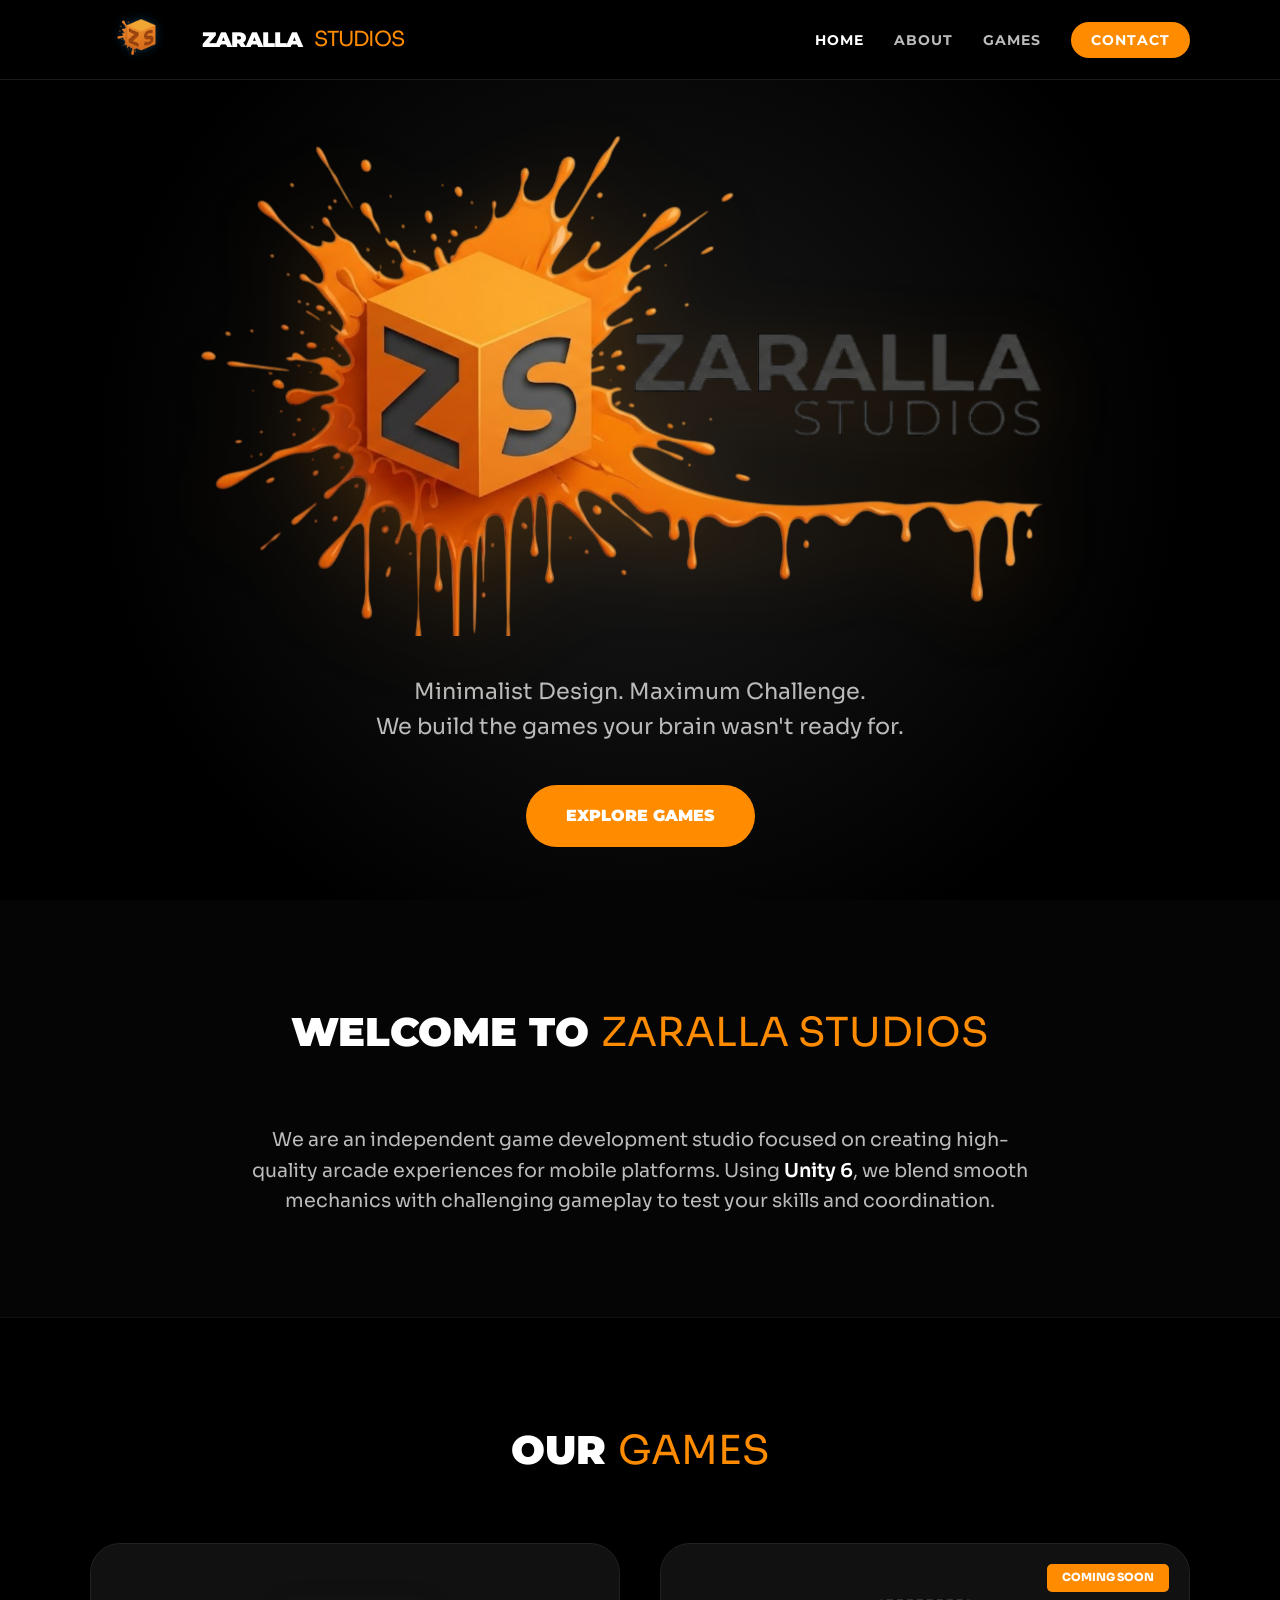
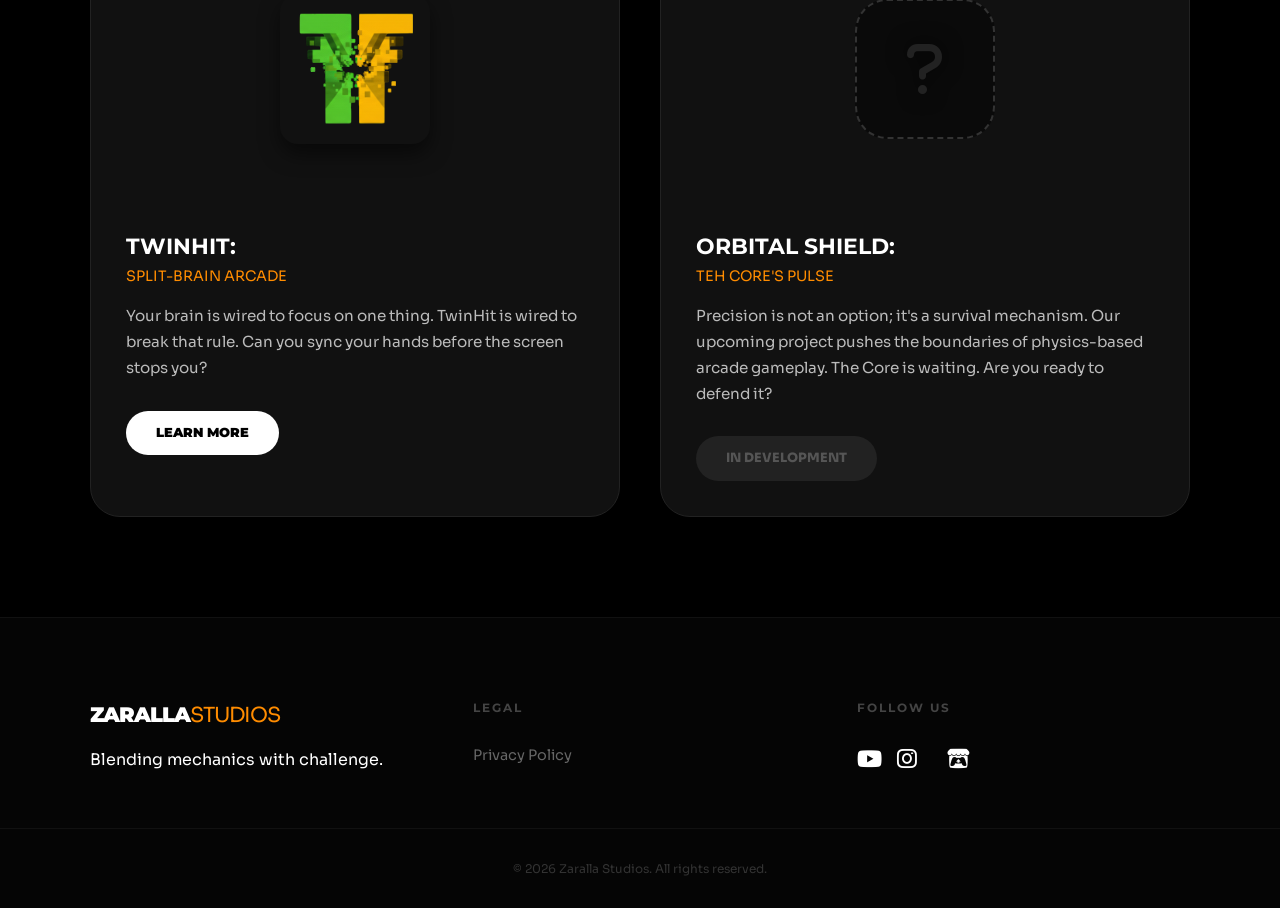
<file: index.html>
<!doctype html>
<html lang="en">
  <head>
    <meta charset="UTF-8" />
    <meta
      name="viewport"
      content="width=device-width, initial-scale=1.0, maximum-scale=1.0, user-scalable=no"
    />
    <title>Zaralla Studios | Official Site</title>
    <link
      href="https://fonts.googleapis.com/css2?family=Montserrat:wght@700;900&family=Sora:wght@400;600;700&display=swap"
      rel="stylesheet"
    />
    <link
      rel="stylesheet"
      href="https://cdnjs.cloudflare.com/ajax/libs/font-awesome/6.0.0/css/all.min.css"
    />
    <link rel="stylesheet" href="css/style.css" />
  </head>
  <body>
    <!-- NAVBAR -->
    <nav id="navbar">
      <div class="container nav-container">
        <a href="index.html" class="logo">
          <!-- Tu logo aquí -->
          <img
            src="assets/icono_sinFondo1.png"
            alt="Zaralla Studios Logo"
            class="nav-logo-img"
          />
          ZARALLA<span>STUDIOS</span>
        </a>
        <button class="menu-toggle" id="mobile-menu" aria-label="Open Menu">
          <span class="bar"></span>
          <span class="bar"></span>
          <span class="bar"></span>
        </button>
        <ul class="nav-links">
          <li><a href="index.html" class="active">Home</a></li>
          <li><a href="#about">About</a></li>
          <li><a href="games.html">Games</a></li>
          <li>
            <a href="mailto:zarallastudios@gmail.com" class="nav-cta"
              >Contact</a
            >
          </li>
        </ul>
      </div>
    </nav>

    <!-- HERO MINIMALISTA E IMPACTANTE -->
    <header class="hero-minimal">
      <div class="container hero-content">
        <!-- Tu imagen de marca (recuerda que debe ser PNG transparente) -->
        <div class="logo-wrapper">
          <img
            src="assets/encabezado_4096_sinFondo.png"
            alt="Zaralla Studios"
            class="hero-branding-img fade-in"
          />
        </div>

        <p class="hero-tagline fade-in-delayed">
          Minimalist Design. Maximum Challenge.<br />
          We build the games your brain wasn't ready for.
        </p>

        <div class="hero-btns fade-in-delayed">
          <a href="#games" class="btn-primary">Explore Games</a>
        </div>
      </div>
    </header>

    <!-- SECTION: ABOUT US -->
    <section id="about" class="about-section">
      <div class="container">
        <div class="section-header">
          <h2>Welcome to <span>Zaralla Studios</span></h2>
        </div>
        <div class="about-content">
          <p>
            We are an independent game development studio focused on creating
            high-quality arcade experiences for mobile platforms. Using
            <strong>Unity 6</strong>, we blend smooth mechanics with challenging
            gameplay to test your skills and coordination.
          </p>
        </div>
      </div>
    </section>

    <!-- SECTION: GAMES GRID -->
    <section id="games" class="games-section">
      <div class="container">
        <div class="section-header">
          <h2>Our <span>Games</span></h2>
        </div>

        <div class="games-grid">
          <!-- Card 1: TwinHit -->
          <div class="game-card">
            <div
              class="game-img"
              style="
                background-image: url(&quot;https://via.placeholder.com/600x400/111/00A6FF?text=TwinHit+Banner&quot;);
              "
            >
              <img
                src="assets/twinhit/TwinHit_icon_sinFondo.png"
                alt="TwinHit Logo"
                class="card-game-logo"
              />
            </div>
            <div class="game-info">
              <h3>TwinHit: <span>Split-Brain Arcade</span></h3>
              <p>
                Your brain is wired to focus on one thing. TwinHit is wired to
                break that rule. Can you sync your hands before the screen stops
                you?
              </p>
              <a href="twinhit-details.html" class="btn-card">Learn More</a>
            </div>
          </div>

          <!-- Card 2: Upcoming Project -->
          <div class="game-card upcoming">
            <div
              class="game-img"
              style="
                background-image: url(&quot;https://via.placeholder.com/600x400/050505/333?text=Classified&quot;);
              "
            >
              <div class="coming-soon-badge">Coming Soon</div>
              <div class="mystery-box-card">
                <i class="fas fa-question"></i>
              </div>
            </div>
            <div class="game-info">
              <h3>Orbital Shield: <span>Teh Core's Pulse</span></h3>
              <p>
                Precision is not an option; it's a survival mechanism. Our
                upcoming project pushes the boundaries of physics-based arcade
                gameplay. The Core is waiting. Are you ready to defend it?
              </p>
              <span class="btn-disabled">In Development</span>
            </div>
          </div>
        </div>
      </div>
    </section>

    <!-- FOOTER -->
    <footer class="site-footer">
      <div class="container footer-content">
        <div class="footer-brand">
          <div class="logo">ZARALLA<span>STUDIOS</span></div>
          <p>Blending mechanics with challenge.</p>
        </div>
        <div class="footer-links">
          <h4>Legal</h4>
          <ul>
            <li>
              <a href="privacy-policy.html" target="_blank">Privacy Policy</a>
            </li>
          </ul>
        </div>
        <div class="footer-social">
          <h4>Follow Us</h4>
          <div class="social-icons">
            <a href="https://www.youtube.com/@ZarallaStudios" target="_blank"
              ><i class="fab fa-youtube"></i
            ></a>
            <a href="https://www.instagram.com/zarallastudios/" target="_blank"
              ><i class="fab fa-instagram"></i
            ></a>
            <a href="https://twitter.com/ZarallaStudios" target="_blank"
              ><i class="fab fa-x-twitter"></i
            ></a>
            <a href="https://zarallastudios.itch.io/" target="_blank"
              ><i class="fab fa-itch-io"></i
            ></a>
          </div>
        </div>
      </div>
      <div class="footer-bottom">
        <p>&copy; 2026 Zaralla Studios. All rights reserved.</p>
      </div>
    </footer>

    <script src="js/script.js"></script>
  </body>
</html>
</file>
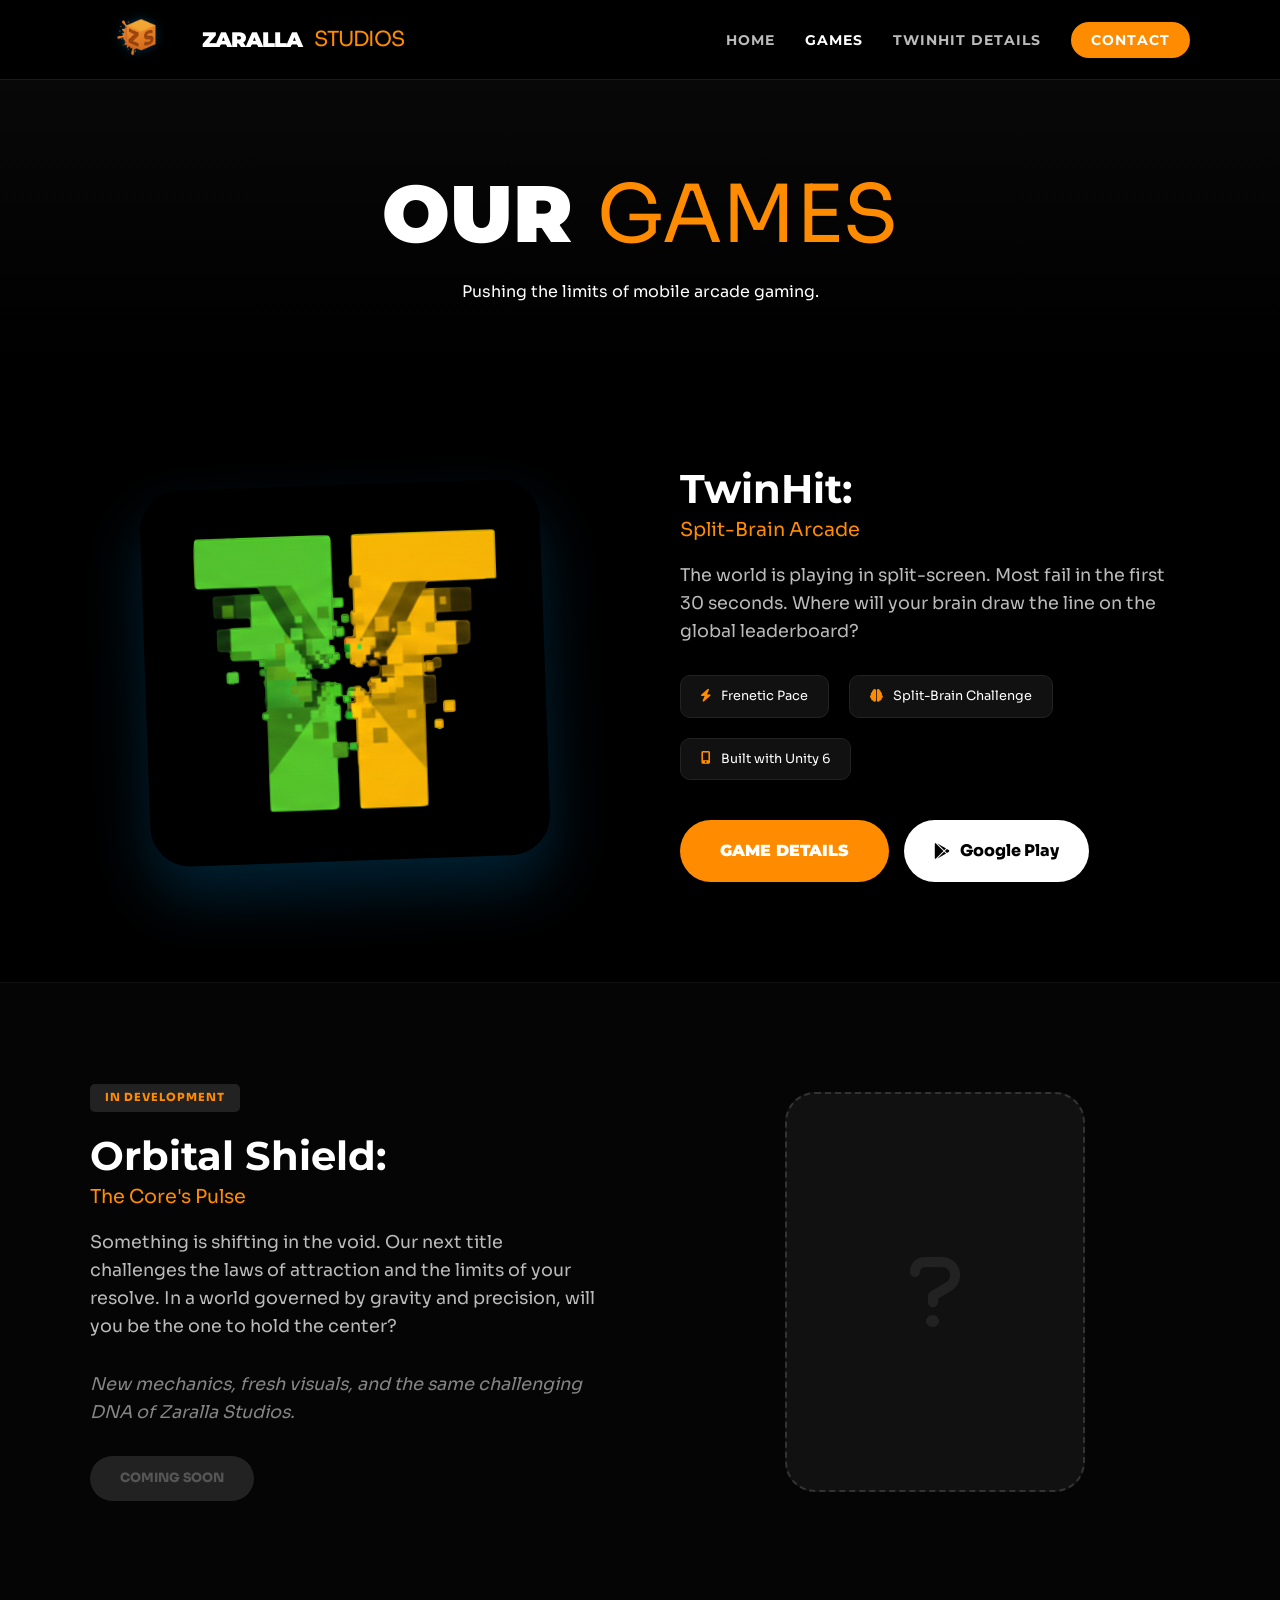
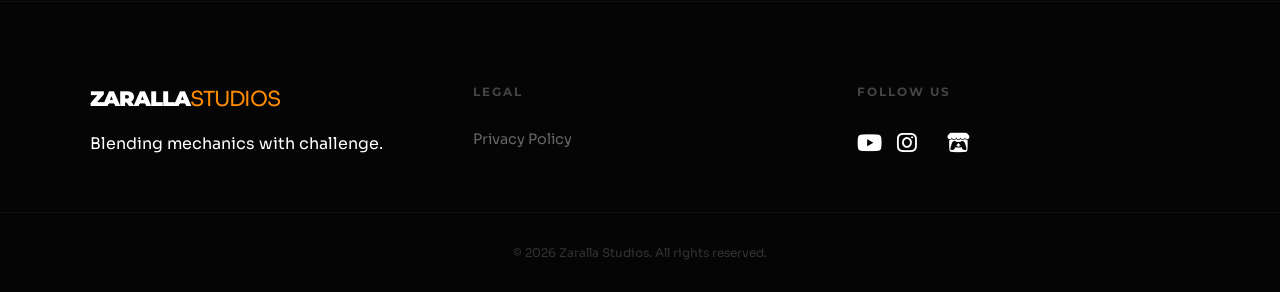
<file: games.html>
<!doctype html>
<html lang="en">
  <head>
    <meta charset="UTF-8" />
    <meta
      name="viewport"
      content="width=device-width, initial-scale=1.0, maximum-scale=1.0, user-scalable=no"
    />
    <title>Games | Zaralla Studios</title>
    <link
      href="https://fonts.googleapis.com/css2?family=Montserrat:wght@700;900&family=Sora:wght@400;600;700&display=swap"
      rel="stylesheet"
    />
    <link
      rel="stylesheet"
      href="https://cdnjs.cloudflare.com/ajax/libs/font-awesome/6.0.0/css/all.min.css"
    />
    <link rel="stylesheet" href="css/style.css" />
  </head>
  <body>
    <!-- NAVBAR (Misma que index) -->
    <nav id="navbar">
      <div class="container nav-container">
        <a href="index.html" class="logo">
          <!-- Tu logo aquí -->
          <img
            src="assets/icono_sinFondo1.png"
            alt="Zaralla Studios Logo"
            class="nav-logo-img"
          />
          ZARALLA<span>STUDIOS</span>
        </a>
        <button class="menu-toggle" id="mobile-menu" aria-label="Open Menu">
          <span class="bar"></span>
          <span class="bar"></span>
          <span class="bar"></span>
        </button>
        <ul class="nav-links">
          <li><a href="index.html">Home</a></li>
          <li><a href="games.html" class="active">Games</a></li>
          <li><a href="twinhit-details.html">TwinHit Details</a></li>
          <li>
            <a href="mailto:zarallastudios@gmail.com" class="nav-cta"
              >Contact</a
            >
          </li>
        </ul>
      </div>
    </nav>

    <!-- HEADER DE PÁGINA -->
    <header class="page-header">
      <div class="container">
        <h1>OUR <span>GAMES</span></h1>
        <p>Pushing the limits of mobile arcade gaming.</p>
      </div>
    </header>

    <!-- SECCIÓN 1: TWINHIT (Textos de tu web) -->
    <section class="game-showcase twinhit-showcase">
      <div class="container showcase-flex">
        <div class="showcase-img fade-in">
          <!-- Imagen principal o Mockup del juego -->
          <img
            src="assets/twinhit/TwinHit_icon_sinFondo.png"
            alt="TwinHit Mobile"
            class="main-game-img"
          />
        </div>
        <div class="showcase-text fade-in-delayed">
          <h2>TwinHit: <span>Split-Brain Arcade</span></h2>
          <p>
            The world is playing in split-screen. Most fail in the first 30
            seconds. Where will your brain draw the line on the global
            leaderboard?
          </p>
          <div class="game-highlights">
            <div class="highlight">
              <i class="fas fa-bolt"></i> <span>Frenetic Pace</span>
            </div>
            <div class="highlight">
              <i class="fas fa-brain"></i> <span>Split-Brain Challenge</span>
            </div>
            <div class="highlight">
              <i class="fas fa-mobile-alt"></i> <span>Built with Unity 6</span>
            </div>
          </div>
          <div class="showcase-btns">
            <a href="twinhit-details.html" class="btn-primary">Game Details</a>
            <a href="#" class="btn-store"
              ><i class="fab fa-google-play"></i> Google Play</a
            >
          </div>
        </div>
      </div>
    </section>

    <!-- SECCIÓN 2: PRÓXIMO PROYECTO -->
    <section class="game-showcase upcoming-showcase">
      <div class="container showcase-flex reverse">
        <div class="showcase-img fade-in">
          <!-- Imagen misteriosa o Concept Art -->
          <div class="mystery-box">
            <i class="fas fa-question"></i>
          </div>
        </div>
        <div class="showcase-text fade-in">
          <div class="status-badge">In Development</div>
          <h2>Orbital Shield: <span>The Core's Pulse</span></h2>
          <p>
            Something is shifting in the void. Our next title challenges the
            laws of attraction and the limits of your resolve. In a world
            governed by gravity and precision, will you be the one to hold the
            center?
          </p>
          <p class="mystery-text">
            New mechanics, fresh visuals, and the same challenging DNA of
            Zaralla Studios.
          </p>
          <div class="showcase-btns">
            <span class="btn-disabled">Coming Soon</span>
          </div>
        </div>
      </div>
    </section>

    <!-- FOOTER -->
    <footer class="site-footer">
      <div class="container footer-content">
        <div class="footer-brand">
          <div class="logo">ZARALLA<span>STUDIOS</span></div>
          <p>Blending mechanics with challenge.</p>
        </div>
        <div class="footer-links">
          <h4>Legal</h4>
          <ul>
            <li>
              <a href="privacy-policy.html" target="_blank">Privacy Policy</a>
            </li>
          </ul>
        </div>
        <div class="footer-social">
          <h4>Follow Us</h4>
          <div class="social-icons">
            <a href="https://www.youtube.com/@ZarallaStudios" target="_blank"
              ><i class="fab fa-youtube"></i
            ></a>
            <a href="https://www.instagram.com/zarallastudios/" target="_blank"
              ><i class="fab fa-instagram"></i
            ></a>
            <a href="https://twitter.com/ZarallaStudios" target="_blank"
              ><i class="fab fa-x-twitter"></i
            ></a>
            <a href="https://zarallastudios.itch.io/" target="_blank"
              ><i class="fab fa-itch-io"></i
            ></a>
          </div>
        </div>
      </div>
      <div class="footer-bottom">
        <p>&copy; 2026 Zaralla Studios. All rights reserved.</p>
      </div>
    </footer>
    <script src="js/script.js"></script>
  </body>
</html>
</file>
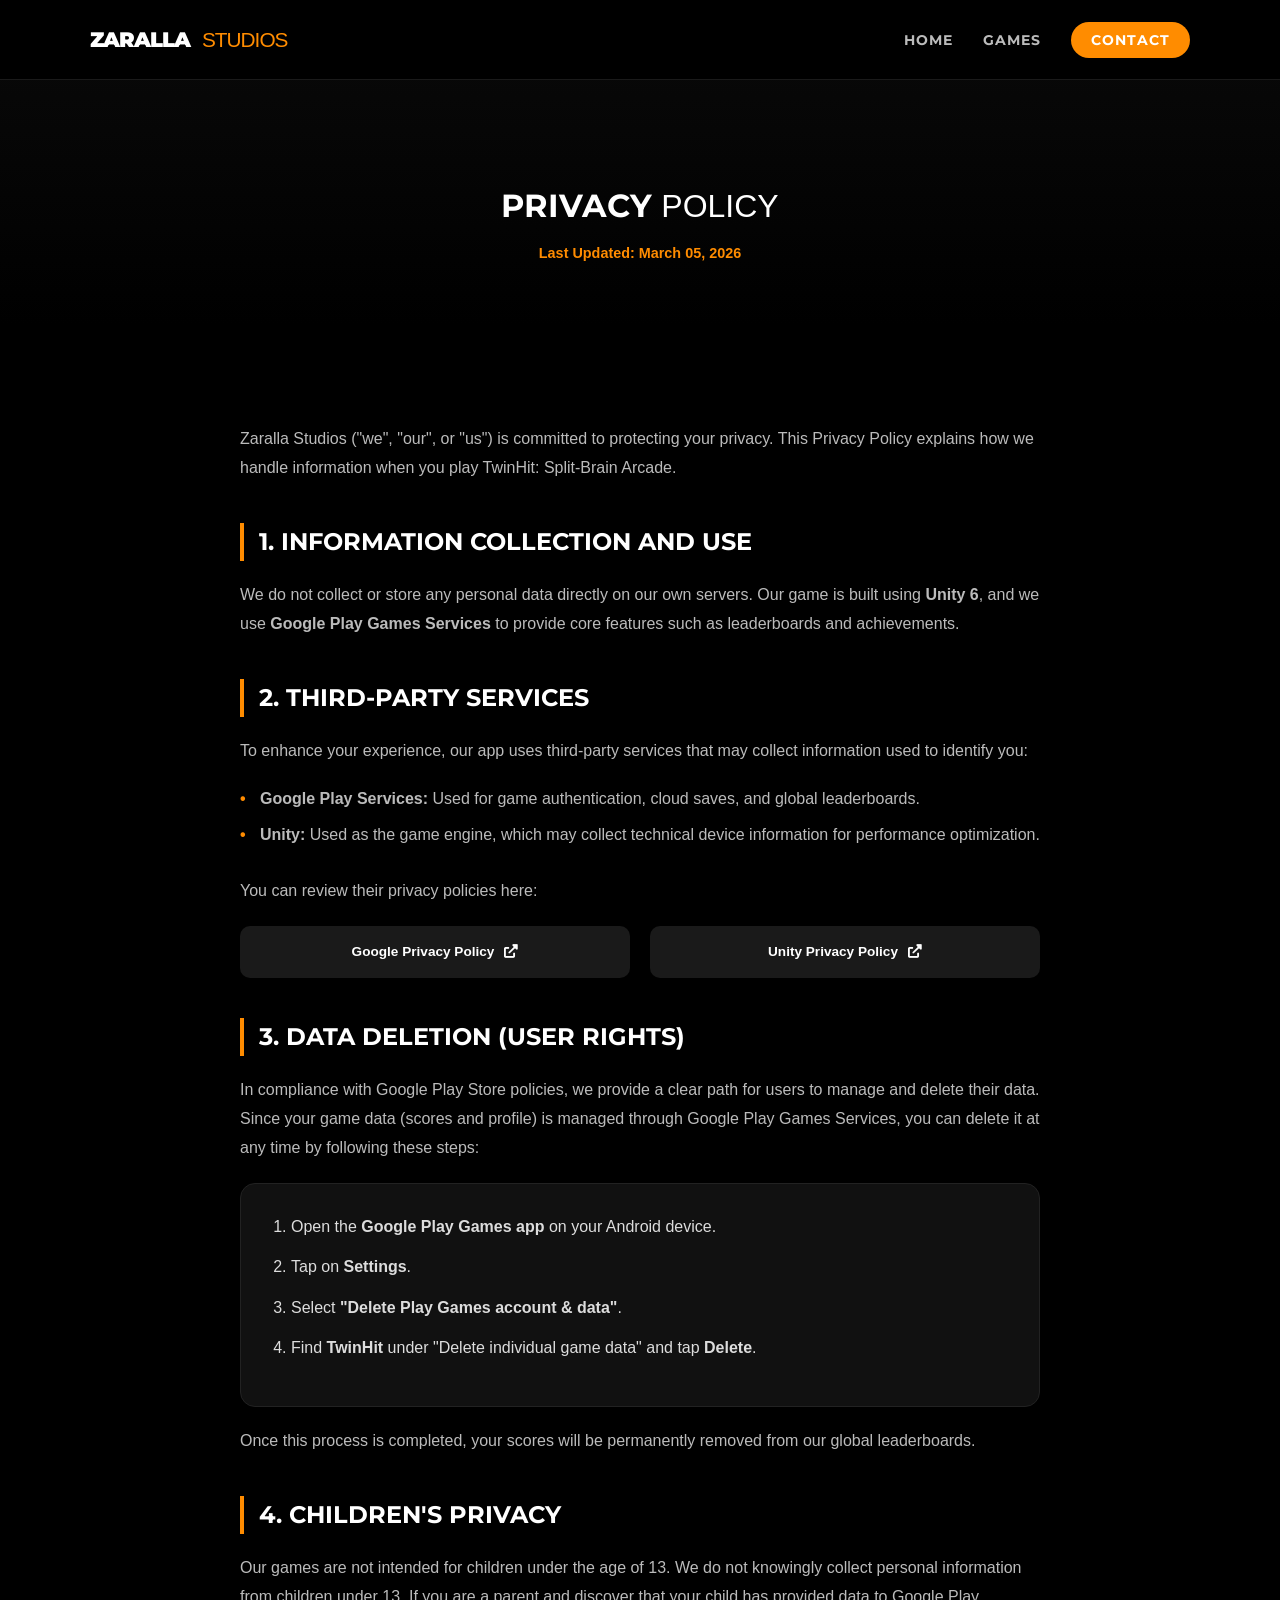
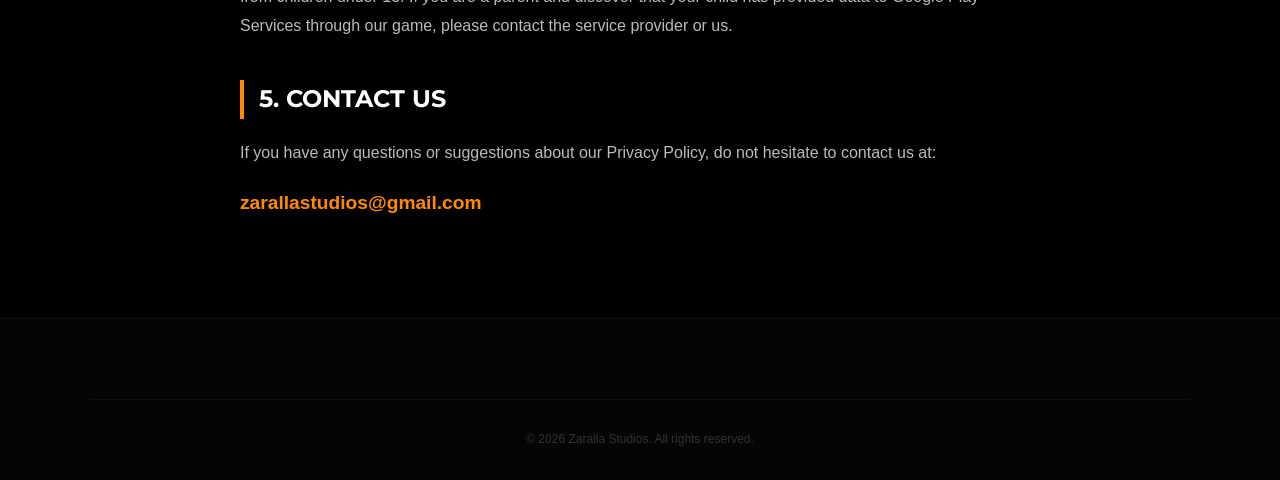
<file: privacy-policy.html>
<!DOCTYPE html>
<html lang="en">
<head>
    <meta charset="UTF-8">
    <meta name="viewport" content="width=device-width, initial-scale=1.0, maximum-scale=1.0, user-scalable=no">
    <title>Privacy Policy | Zaralla Studios</title>
    <link href="https://fonts.googleapis.com/css2?family=Montserrat:wght@700;900&family=Roboto:wght@400;500&display=swap" rel="stylesheet">
    <link rel="stylesheet" href="https://cdnjs.cloudflare.com/ajax/libs/font-awesome/6.0.0/css/all.min.css">
    <link rel="stylesheet" href="css/style.css">
</head>
<body>

    <!-- NAVBAR -->
    <nav id="navbar">
        <div class="container nav-container">
            <a href="index.html" class="logo">ZARALLA<span>STUDIOS</span></a>
            <button class="menu-toggle" id="mobile-menu" aria-label="Open Menu">
                <span class="bar"></span><span class="bar"></span><span class="bar"></span>
            </button>
            <ul class="nav-links">
                <li><a href="index.html">Home</a></li>
                <li><a href="games.html">Games</a></li>
                <li><a href="mailto:zarallastudios@gmail.com" class="nav-cta">Contact</a></li>
            </ul>
        </div>
    </nav>

    <!-- POLICY HEADER -->
    <header class="policy-header">
        <div class="container">
            <h1>PRIVACY <span>POLICY</span></h1>
            <p class="last-updated">Last Updated: March 05, 2026</p>
        </div>
    </header>

    <!-- POLICY CONTENT -->
    <section class="policy-content">
        <div class="container container-narrow">
            <div class="policy-text">
                <p>Zaralla Studios ("we", "our", or "us") is committed to protecting your privacy. This Privacy Policy explains how we handle information when you play TwinHit: Split-Brain Arcade.</p>

                <h2>1. Information Collection and Use</h2>
                <p>We do not collect or store any personal data directly on our own servers. Our game is built using <strong>Unity 6</strong>, and we use <strong>Google Play Games Services</strong> to provide core features such as leaderboards and achievements.</p>

                <h2>2. Third-Party Services</h2>
                <p>To enhance your experience, our app uses third-party services that may collect information used to identify you:</p>
                <ul class="policy-list">
                    <li><strong>Google Play Services:</strong> Used for game authentication, cloud saves, and global leaderboards.</li>
                    <li><strong>Unity:</strong> Used as the game engine, which may collect technical device information for performance optimization.</li>
                </ul>
                <p>You can review their privacy policies here:</p>
                <div class="policy-links-grid">
                    <a href="https://policies.google.com/privacy" target="_blank" class="policy-link-box">Google Privacy Policy <i class="fas fa-external-link-alt"></i></a>
                    <a href="https://unity.com/legal/privacy-policy" target="_blank" class="policy-link-box">Unity Privacy Policy <i class="fas fa-external-link-alt"></i></a>
                </div>

                <h2>3. Data Deletion (User Rights)</h2>
                <p>In compliance with Google Play Store policies, we provide a clear path for users to manage and delete their data. Since your game data (scores and profile) is managed through Google Play Games Services, you can delete it at any time by following these steps:</p>
                <div class="steps-box">
                    <ol>
                        <li>Open the <strong>Google Play Games app</strong> on your Android device.</li>
                        <li>Tap on <strong>Settings</strong>.</li>
                        <li>Select <strong>"Delete Play Games account & data"</strong>.</li>
                        <li>Find <strong>TwinHit</strong> under "Delete individual game data" and tap <strong>Delete</strong>.</li>
                    </ol>
                </div>
                <p>Once this process is completed, your scores will be permanently removed from our global leaderboards.</p>

                <h2>4. Children's Privacy</h2>
                <p>Our games are not intended for children under the age of 13. We do not knowingly collect personal information from children under 13. If you are a parent and discover that your child has provided data to Google Play Services through our game, please contact the service provider or us.</p>

                <h2>5. Contact Us</h2>
                <p>If you have any questions or suggestions about our Privacy Policy, do not hesitate to contact us at:</p>
                <a href="mailto:zarallastudios@gmail.com" class="email-link">zarallastudios@gmail.com</a>
            </div>
        </div>
    </section>

    <!-- FOOTER -->
    <footer class="site-footer">
        <div class="container footer-bottom">
            <p>&copy; 2026 Zaralla Studios. All rights reserved.</p>
        </div>
    </footer>

    <script src="js/script.js"></script>
</body>
</html>
</file>
<file: css/style.css>
:root {
  --accent-color: #ff8c00;
  --bg-dark: #000000;
  --card-bg: #111111;
  --text-gray: #bbbbbb;
  --font-heading: "Montserrat", sans-serif;
  --font-main: "Sora", sans-serif;
}

* {
  margin: 0;
  padding: 0;
  box-sizing: border-box;
}
body {
  background-color: var(--bg-dark);
  color: white;
  font-family: var(--font-main);
  line-height: 1.6;
  overflow-x: hidden;
}

h1,
h2,
h3,
h4,
h5,
.logo,
.nav-links a,
.btn-primary,
.btn-secondary-outline,
.btn-card,
.btn-store-big,
.btn-huge {
  font-family: var(--font-heading);
  font-weight: 700;
}

p,
li,
span,
.last-updated {
  font-family: var(--font-main);
  font-weight: 400;
}

strong {
  font-weight: 600;
}

body.menu-open {
  overflow: hidden;
}
.container {
  width: 90%;
  max-width: 1100px;
  margin: 0 auto;
}

/* NAVBAR */
#navbar {
  height: 80px;
  background: rgba(0, 0, 0, 0.95);
  display: flex;
  align-items: center;
  position: fixed;
  width: 100%;
  top: 0;
  z-index: 1000;
  border-bottom: 1px solid #1a1a1a;
}
.nav-container {
  display: flex;
  justify-content: space-between;
  align-items: center;
  width: 100%;
}
/* --- AJUSTE DE LOGO EN NAVBAR --- */
.logo {
  display: flex; /* Para alinear imagen y texto en línea */
  align-items: center; /* Centrado vertical */
  gap: 12px; /* Espacio entre el logo y el nombre del estudio */
  font-family: var(--font-heading);
  font-weight: 900;
  font-size: 1.3rem; /* Ajustado ligeramente para dar espacio al logo */
  text-decoration: none;
  color: white;
  letter-spacing: -1px;
}

.nav-logo-img {
  height: 100px; /* Tamaño ideal para la navbar */
  width: auto;
  border-radius: 8px; /* Opcional: le da un look de "App Icon" estilo Supercell */
  object-fit: contain;
  /* Si tu logo tiene brillo o color, puedes añadir un leve resplandor azul */
  filter: drop-shadow(0 0 5px rgba(0, 166, 255, 0.3));
}

/* Ajuste para móviles (pantallas muy pequeñas) */
@media (max-width: 480px) {
  .logo {
    font-size: 1.1rem; /* Reducimos el texto un poco para que quepa todo */
    gap: 8px;
  }
  .nav-logo-img {
    height: 50px; /* Logo un poco más pequeño en móvil */
  }
}
.logo span {
  color: var(--accent-color);
}
.nav-links {
  display: flex;
  list-style: none;
  gap: 30px;
  align-items: center;
}
.nav-links a {
  text-decoration: none;
  color: var(--text-gray);
  font-weight: 700;
  font-size: 0.85rem;
  text-transform: uppercase;
  letter-spacing: 1px;
}
.nav-links a.active,
.nav-links a:hover {
  color: white;
}
.nav-cta {
  background: var(--accent-color);
  color: white !important;
  padding: 10px 20px;
  border-radius: 50px;
}

/* MENU TOGGLE */
.menu-toggle {
  display: none;
  flex-direction: column;
  gap: 6px;
  background: none;
  border: none;
  cursor: pointer;
  z-index: 1100;
}
.menu-toggle .bar {
  width: 28px;
  height: 3px;
  background: white;
  transition: 0.4s;
}

@media (max-width: 992px) {
  .menu-toggle {
    display: flex;
  }
  .nav-links {
    position: fixed;
    right: -100%;
    top: 0;
    width: 100%;
    height: 100vh;
    background: #000;
    flex-direction: column;
    justify-content: center;
    gap: 40px;
    transition: 0.5s;
  }
  .nav-links.active {
    right: 0;
  }
  .nav-links a {
    font-size: 1.8rem;
  }
  .menu-toggle.is-active .bar:nth-child(2) {
    opacity: 0;
  }
  .menu-toggle.is-active .bar:nth-child(1) {
    transform: translateY(9px) rotate(45deg);
  }
  .menu-toggle.is-active .bar:nth-child(3) {
    transform: translateY(-9px) rotate(-45deg);
  }
}

/* HERO */
.hero {
  height: 85vh;
  background: url("https://images.unsplash.com/photo-1550745165-9bc0b252726f?auto=format&fit=crop&q=80")
    center/cover;
  display: flex;
  align-items: center;
  position: relative;
  text-align: center;
  margin-bottom: 40px;
}
.hero-overlay {
  position: absolute;
  top: 0;
  left: 0;
  width: 100%;
  height: 100%;
  background: radial-gradient(circle, rgba(0, 0, 0, 0.3), rgba(0, 0, 0, 0.9));
}
.hero-content {
  position: relative;
  z-index: 10;
  width: 100%;
}
.hero h1 {
  font-family: var(--font-heading);
  font-size: clamp(2.5rem, 8vw, 4.5rem);
  font-weight: 900;
  margin-bottom: 20px;
}
.hero h1 span {
  color: var(--accent-color);
}
.hero p {
  font-size: 1.2rem;
  color: var(--text-gray);
  max-width: 700px;
  margin: 0 auto 40px;
}
.btn-primary {
  background: var(--accent-color);
  color: white;
  padding: 18px 40px;
  border-radius: 50px;
  text-decoration: none;
  font-weight: 900;
  text-transform: uppercase;
  display: inline-block;
}

/* --- HERO MINIMALISTA --- */
.hero-minimal {
  height: 100vh;
  min-height: 700px;
  background-color: var(--bg-dark);
  /* Un degradado radial sutil para dar profundidad detrás del logo */
  background: radial-gradient(circle at center, #1a1a1a 0%, #000000 70%);
  display: flex;
  align-items: center;
  justify-content: center;
  text-align: center;
  padding-top: 80px; /* Espacio para la navbar */
}

.logo-wrapper {
  margin-bottom: 30px;
  perspective: 1000px;
}

.hero-branding-img {
  width: 95%;
  max-width: 900px; /* Tamaño grande e impactante */
  height: auto;
  /* Sombra naranja sutil para que el logo parezca que flota */
  filter: drop-shadow(0 20px 40px rgba(255, 140, 0, 0.2));
  animation:
    heroEntrance 1.5s ease-out,
    floating 4s ease-in-out infinite;
}

.hero-tagline {
  font-family: var(--font-main);
  font-size: 1.4rem;
  color: var(--text-gray);
  max-width: 650px;
  margin: 0 auto 40px;
  line-height: 1.6;
}

.hero-tagline strong {
  color: white;
  font-weight: 700;
}

/* Animaciones */
@keyframes heroEntrance {
  from {
    opacity: 0;
    transform: scale(0.9) translateY(30px);
  }
  to {
    opacity: 1;
    transform: scale(1) translateY(0);
  }
}

@keyframes floating {
  0%,
  100% {
    transform: translateY(0);
  }
  50% {
    transform: translateY(-15px);
  }
}

/* SECTIONS COMMON */
section {
  padding: 100px 0;
  border-bottom: 1px solid #111;
}
.section-header {
  text-align: center;
  margin-bottom: 60px;
}
.section-header h2 {
  font-family: var(--font-heading);
  font-size: 2.5rem;
  text-transform: uppercase;
  font-weight: 900;
}
.section-header h2 span {
  color: var(--accent-color);
}

/* ABOUT */
.about-section {
  background: #050505;
  text-align: center;
}
.about-content {
  max-width: 800px;
  margin: 0 auto;
  font-size: 1.2rem;
  color: var(--text-gray);
}
.about-content strong {
  color: white;
}

/* GAMES GRID */
.games-grid {
  display: grid;
  grid-template-columns: repeat(auto-fit, minmax(320px, 1fr));
  gap: 40px;
}
.game-card {
  background: var(--card-bg);
  border-radius: 30px;
  overflow: hidden;
  transition: 0.3s;
  border: 1px solid #222;
}
.game-card:hover {
  transform: translateY(-10px);
  border-color: var(--accent-color);
}
.game-img {
  height: 250px;
  background-size: cover;
  background-position: center;
  position: relative;
  display: flex;
  align-items: center;
  justify-content: center;
}
.card-game-logo {
  width: 150px;
  height: 150px;
  border-radius: 18px;
  position: relative;
  z-index: 5;
  box-shadow: 0 10px 20px rgba(0, 0, 0, 0.5);
}

@media (max-width: 768px) {
  .card-game-logo {
    width: 110px; /* Un poco más pequeño en móviles */
    height: 110px;
  }
  .game-img {
    height: 220px;
  }
}

.game-info {
  padding: 35px;
}
.game-info h3 {
  font-family: var(--font-heading);
  font-size: 1.4rem;
  margin-bottom: 15px;
  text-transform: uppercase;
}
.game-info h3 span {
  color: var(--accent-color);
  display: block;
  font-size: 0.9rem;
}
.game-info p {
  color: var(--text-gray);
  font-size: 0.95rem;
  margin-bottom: 30px;
  line-height: 1.7;
}

.btn-card {
  display: inline-block;
  padding: 12px 30px;
  background: white;
  color: black;
  text-decoration: none;
  border-radius: 50px;
  font-weight: 900;
  font-size: 0.8rem;
  text-transform: uppercase;
}
.btn-disabled {
  display: inline-block;
  padding: 12px 30px;
  background: #222;
  color: #555;
  border-radius: 50px;
  font-weight: 900;
  font-size: 0.8rem;
  text-transform: uppercase;
}

.coming-soon-badge {
  position: absolute;
  top: 20px;
  right: 20px;
  background: var(--accent-color);
  color: white;
  padding: 5px 15px;
  border-radius: 5px;
  font-weight: 900;
  font-size: 0.7rem;
  text-transform: uppercase;
  z-index: 6;
}

/* --- MYSTERY BOX PARA LAS TARJETAS DEL INDEX --- */

.mystery-box-card {
  width: 140px; /* Mismo tamaño que el logo de TwinHit */
  height: 140px;
  background: #0a0a0a; /* Fondo muy oscuro */
  border: 2px dashed #333; /* Borde discontinuo misterioso */
  border-radius: 32px; /* Mismo redondeo que los logos */
  display: flex;
  align-items: center;
  justify-content: center;
  font-size: 3.5rem; /* Tamaño del signo de interrogación */
  color: #222; /* Color gris oscuro inicial */
  position: relative;
  z-index: 5;
  transition: all 0.4s cubic-bezier(0.175, 0.885, 0.32, 1.275);
}

/* Efecto cuando pasas el ratón por la tarjeta */
.game-card:hover .mystery-box-card {
  border-color: var(--accent-color); /* El borde se vuelve naranja */
  color: var(--accent-color); /* El signo ? se vuelve naranja */
  transform: scale(1.1) rotate(-5deg); /* Se infla y gira un poco */
  box-shadow: 0 0 30px rgba(255, 140, 0, 0.2); /* Brillo naranja sutil */
  background: #111;
}

/* Ajuste para que el signo de interrogación brille un poco */
.mystery-box-card i {
  filter: drop-shadow(0 0 10px rgba(0, 0, 0, 0.8));
}

/* FOOTER */
.site-footer {
  background: #050505;
  padding: 80px 0 30px;
}
.footer-content {
  display: grid;
  grid-template-columns: repeat(auto-fit, minmax(200px, 1fr));
  gap: 50px;
  margin-bottom: 50px;
}
.footer-brand .logo {
  margin-bottom: 15px;
  display: block;
}
.footer-links h4,
.footer-social h4 {
  font-family: var(--font-heading);
  font-size: 0.75rem;
  text-transform: uppercase;
  letter-spacing: 2px;
  margin-bottom: 25px;
  color: #444;
}
.footer-links ul {
  list-style: none;
}
.footer-links a {
  color: #666;
  text-decoration: none;
  font-size: 0.9rem;
  transition: 0.3s;
}
.footer-links a:hover {
  color: white;
}
.social-icons {
  display: flex;
  gap: 15px;
}
.social-icons a {
  color: #fff;
  font-size: 1.4rem;
  transition: 0.3s;
}
.social-icons a:hover {
  color: var(--accent-color);
  transform: translateY(-5px);
}
.footer-bottom {
  text-align: center;
  border-top: 1px solid #111;
  padding-top: 30px;
  color: #333;
  font-size: 0.75rem;
}

@media (max-width: 768px) {
  section {
    padding: 60px 0;
  }
  .games-grid {
    grid-template-columns: 1fr;
  }
}

/* --- GAMES PAGE SPECIFIC --- */

.page-header {
  padding: 150px 0 60px;
  text-align: center;
  background: linear-gradient(to bottom, #0a0a0a, #000);
}

.page-header h1 {
  font-family: var(--font-heading);
  font-size: clamp(3rem, 10vw, 5rem);
  font-weight: 900;
}

.page-header h1 span {
  color: var(--accent-color);
}

.game-showcase {
  padding: 100px 0;
  border-bottom: 1px solid #111;
  overflow: hidden;
}

.showcase-flex {
  display: flex;
  align-items: center;
  gap: 80px;
}

.showcase-flex.reverse {
  flex-direction: row-reverse;
}

.showcase-text {
  flex: 1;
}

.showcase-img {
  flex: 1;
  display: flex;
  justify-content: center;
}

.main-game-img {
  width: 100%;
  max-width: 400px;
  border-radius: 40px;
  box-shadow: 0 30px 60px rgba(0, 166, 255, 0.2);
  transform: rotate(-2deg);
  transition: 0.5s ease;
}

.main-game-img:hover {
  transform: rotate(0deg) scale(1.02);
}

.showcase-logo {
  width: 80px;
  border-radius: 20px;
  margin-bottom: 25px;
}

.showcase-text h2 {
  font-family: var(--font-heading);
  font-size: 2.5rem;
  line-height: 1.2;
  margin-bottom: 20px;
}

.showcase-text h2 span {
  color: var(--accent-color);
  display: block;
  font-size: 1.2rem;
  margin-top: 5px;
}

.showcase-text p {
  color: var(--text-gray);
  font-size: 1.1rem;
  margin-bottom: 30px;
}

.game-highlights {
  display: flex;
  flex-wrap: wrap;
  gap: 20px;
  margin-bottom: 40px;
}

.highlight {
  background: #111;
  padding: 10px 20px;
  border-radius: 10px;
  display: flex;
  align-items: center;
  gap: 10px;
  font-weight: 700;
  font-size: 0.8rem;
  border: 1px solid #222;
}

.highlight i {
  color: var(--accent-color);
}

/* Buttons */
.showcase-btns {
  display: flex;
  gap: 15px;
}

.btn-store {
  background: #fff;
  color: #000;
  padding: 15px 30px;
  border-radius: 50px;
  text-decoration: none;
  font-weight: 900;
  display: flex;
  align-items: center;
  gap: 10px;
  transition: 0.3s;
}

.btn-store:hover {
  background: var(--accent-color);
  color: #fff;
}

/* Upcoming Section Styling */
.upcoming-showcase {
  background: #050505;
}

.status-badge {
  display: inline-block;
  background: #222;
  color: var(--accent-color);
  padding: 5px 15px;
  border-radius: 5px;
  font-weight: 900;
  font-size: 0.7rem;
  text-transform: uppercase;
  margin-bottom: 20px;
  letter-spacing: 1px;
}

.mystery-box {
  width: 300px;
  height: 400px;
  background: #111;
  border: 2px dashed #333;
  border-radius: 30px;
  display: flex;
  align-items: center;
  justify-content: center;
  font-size: 5rem;
  color: #222;
}

.mystery-text {
  font-style: italic;
  opacity: 0.7;
}

/* RESPONSIVE */

@media (max-width: 992px) {
  .showcase-flex,
  .showcase-flex.reverse {
    flex-direction: column;
    text-align: center;
    gap: 50px;
  }

  .game-highlights {
    justify-content: center;
  }

  .showcase-btns {
    justify-content: center;
    flex-direction: column;
  }

  .main-game-img {
    max-width: 300px;
  }
}

/* --- TWINHIT DETAILS SPECIFIC --- */

.detail-hero {
  padding: 180px 0 80px;
  background: radial-gradient(circle at center, #111 0%, #000 100%);
  text-align: center;
}

.game-category {
  color: var(--accent-color);
  text-transform: uppercase;
  font-weight: 900;
  letter-spacing: 3px;
  font-size: 0.8rem;
}

.detail-hero h1 {
  font-family: var(--font-heading);
  font-size: clamp(2.5rem, 8vw, 4rem);
  margin: 15px 0;
}

.detail-hero h1 span {
  color: var(--accent-color);
}

/* Video Wrapper (Mantener 16:9) */
.video-section {
  padding-bottom: 100px;
}

.video-wrapper {
  position: relative;
  padding-bottom: 56.25%; /* 16:9 ratio */
  height: 0;
  overflow: hidden;
  max-width: 900px;
  margin: 0 auto;
  border-radius: 20px;
  box-shadow: 0 0 50px rgba(0, 166, 255, 0.3);
  background: #111;
}

.video-wrapper iframe {
  position: absolute;
  top: 0;
  left: 0;
  width: 100%;
  height: 100%;
}

/* Mechanics Grid */
.detail-grid {
  display: grid;
  grid-template-columns: 1fr 1fr;
  gap: 80px;
  align-items: center;
}

.feature-bullet {
  display: flex;
  gap: 20px;
  margin-top: 30px;
}

.feature-bullet i {
  color: var(--accent-color);
  font-size: 1.5rem;
  margin-top: 5px;
}

.feature-bullet h4 {
  font-family: var(--font-heading);
  margin-bottom: 5px;
  font-size: 1.1rem;
}

.img-responsive {
  width: 100%;
  max-width: 350px;
  margin: 0 auto;
  display: block;
  border-radius: 20px;
}

/* Gallery Grid */
.screenshots-grid {
  display: grid;
  grid-template-columns: repeat(auto-fit, minmax(250px, 1fr));
  gap: 20px;
}

.screenshots-grid img {
  width: 100%;
  border-radius: 15px;
  border: 2px solid #222;
  transition: 0.3s;
}

.screenshots-grid img:hover {
  border-color: var(--accent-color);
  transform: scale(1.02);
}

/* CTA Section */
.final-cta-section {
  background: linear-gradient(to top, #0a0a0a, #000);
  text-align: center;
  padding: 120px 0;
}

.store-btns-row {
  display: flex;
  justify-content: center;
  gap: 20px;
  margin-top: 40px;
}

.btn-store-big {
  background: #fff;
  color: #000;
  padding: 18px 35px;
  border-radius: 50px;
  text-decoration: none;
  font-weight: 900;
  font-family: var(--font-heading);
  display: flex;
  align-items: center;
  gap: 15px;
  transition: 0.3s;
}

.btn-store-big:hover {
  background: var(--accent-color);
  color: #fff;
  transform: translateY(-5px);
}

/* RESPONSIVE */
@media (max-width: 992px) {
  .detail-grid {
    grid-template-columns: 1fr;
    text-align: center;
  }

  .feature-bullet {
    flex-direction: column;
    align-items: center;
    text-align: center;
  }

  .store-btns-row {
    flex-direction: column;
    align-items: center;
  }

  .btn-store-big {
    width: 280px;
    justify-content: center;
  }
}

/* --- PRIVACY POLICY SPECIFIC --- */

.policy-header {
  padding: 180px 0 60px;
  background: linear-gradient(to bottom, #0a0a0a, #000);
  text-align: center;
}

.last-updated {
  color: var(--accent-color);
  font-size: 0.9rem;
  margin-top: 10px;
  font-weight: 700;
}

.container-narrow {
  max-width: 800px;
}

.policy-content {
  padding-bottom: 100px;
}

.policy-text h2 {
  font-family: var(--font-heading);
  font-size: 1.5rem;
  color: white;
  margin: 40px 0 20px;
  text-transform: uppercase;
  border-left: 4px solid var(--accent-color);
  padding-left: 15px;
}

.policy-text p {
  color: var(--text-gray);
  line-height: 1.8;
  margin-bottom: 20px;
}

.policy-list {
  list-style: none;
  margin-bottom: 30px;
}

.policy-list li {
  color: var(--text-gray);
  margin-bottom: 10px;
  padding-left: 20px;
  position: relative;
}

.policy-list li::before {
  content: "•";
  color: var(--accent-color);
  position: absolute;
  left: 0;
  font-weight: bold;
}

/* Steps and Links Boxes */
.steps-box {
  background: #111;
  padding: 30px;
  border-radius: 15px;
  margin: 20px 0;
  border: 1px solid #222;
}

.steps-box ol {
  margin-left: 20px;
  color: #ddd;
}

.steps-box li {
  margin-bottom: 15px;
}

.policy-links-grid {
  display: grid;
  grid-template-columns: 1fr 1fr;
  gap: 20px;
  margin: 20px 0;
}

.policy-link-box {
  background: #1a1a1a;
  color: white;
  text-decoration: none;
  padding: 15px;
  border-radius: 10px;
  text-align: center;
  font-weight: 700;
  font-size: 0.85rem;
  transition: 0.3s;
  display: flex;
  align-items: center;
  justify-content: center;
  gap: 10px;
}

.policy-link-box:hover {
  background: var(--accent-color);
  color: white;
}

.email-link {
  color: var(--accent-color);
  text-decoration: none;
  font-weight: 900;
  font-size: 1.2rem;
}

/* Responsive Policy */
@media (max-width: 768px) {
  .policy-links-grid {
    grid-template-columns: 1fr;
  }
  .policy-header h1 {
    font-size: 2rem;
  }
}
</file>
